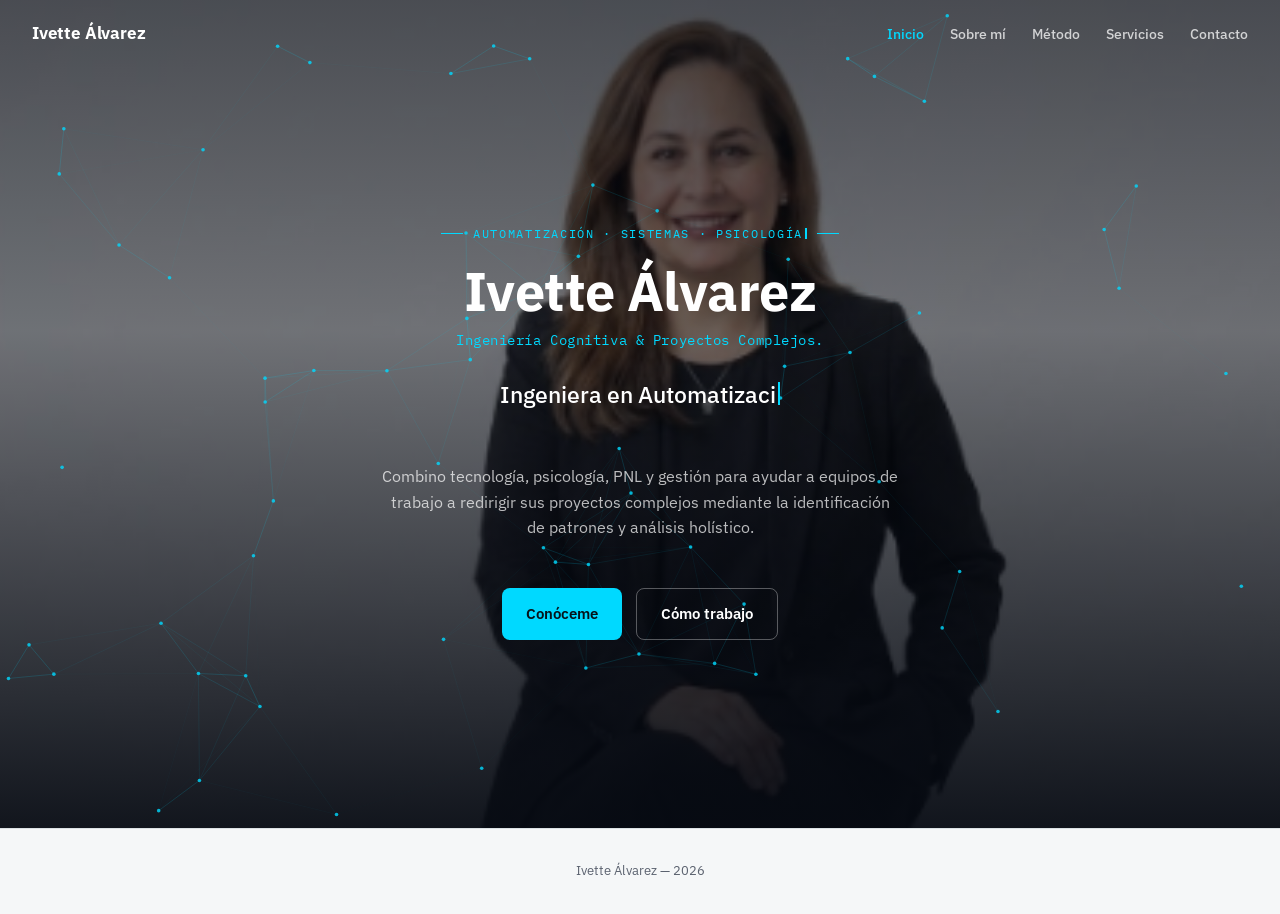
<file: index.html>
<!doctype html>
<html lang="es">
<head>
<meta charset="utf-8">
<meta name="viewport" content="width=device-width, initial-scale=1">
<title>Ivette Álvarez</title>
<link rel="stylesheet" href="style.css">
<link rel="stylesheet" href="https://fonts.googleapis.com/css2?family=IBM+Plex+Sans:wght@400;500;600;700&family=IBM+Plex+Mono:wght@400;500;600&display=swap">
<style>
  html,body{margin:0; padding:0;}

  .hero{
    position:relative;
    min-height:92vh;
    overflow:hidden;
    display:flex;
    flex-direction:column;
    background:#080b11;
  }
  .hero-photo{
    position:absolute; inset:0;
    width:100%; height:100%;
    object-fit:cover; object-position:center 12%;
    opacity:.62;
  }
  .hero-overlay{
    position:absolute; inset:0;
    background:linear-gradient(180deg, rgba(6,10,18,.55) 0%, rgba(6,10,18,.3) 40%, rgba(6,10,18,.92) 100%);
  }
  #network{position:absolute; inset:0; width:100%; height:100%; display:block;}

  .hero-nav{
    position:relative; z-index:3;
    display:flex; align-items:center; justify-content:space-between;
    padding:20px 32px;
  }
  .hero-nav .brand{
    font-family:'IBM Plex Sans', sans-serif; font-weight:700; font-size:17px;
    color:#fff; text-decoration:none; letter-spacing:-.01em;
  }
  .hero-nav ul{list-style:none; display:flex; gap:26px; margin:0; padding:0;}
  .hero-nav a{color:rgba(255,255,255,.75); text-decoration:none; font-size:14px; font-weight:500;}
  .hero-nav a.active, .hero-nav a:hover{color:#00D9FF;}

  .hero-content{
    position:relative; z-index:2;
    flex:1;
    display:flex; flex-direction:column; align-items:center; justify-content:center;
    text-align:center;
    padding:32px 24px 64px;
    color:#fff;
  }
  .hero-content .eyebrow{
    font-family:'IBM Plex Mono', monospace; font-size:12px; letter-spacing:.14em; text-transform:uppercase;
    color:#00D9FF; display:flex; align-items:center; gap:10px; margin-bottom:20px;
  }
  .hero-content .eyebrow::before, .hero-content .eyebrow::after{content:""; width:22px; height:1px; background:#00D9FF; display:inline-block;}

  .hero-name{
    font-family:'IBM Plex Sans', sans-serif; font-weight:700; color:#fff;
    font-size:clamp(34px,5.5vw,54px); line-height:1.05; letter-spacing:-.01em; margin:0;
  }
  .hero-tagline{
    font-family:'IBM Plex Mono', monospace; font-size:14px; color:#00D9FF;
    margin:10px 0 26px; letter-spacing:.04em;
  }

  .hero-type{
    font-family:'IBM Plex Sans', sans-serif; font-weight:500; color:#fff;
    font-size:clamp(18px,2.4vw,23px); line-height:1.4; min-height:2.8em; max-width:30ch;
  }
  .hero-type .cursor{display:inline-block; width:2px; height:1em; background:#00D9FF; margin-left:2px; vertical-align:-2px; animation:blink 0.9s steps(1) infinite;}
  @keyframes blink{50%{opacity:0;}}

  .hero-desc{
    font-size:15.5px; color:rgba(255,255,255,.72); max-width:52ch; margin-top:22px; line-height:1.65;
  }

  .hero-cta{display:flex; gap:14px; margin-top:32px; flex-wrap:wrap; justify-content:center;}
  .hero-cta .btn{
    display:inline-flex; align-items:center; gap:8px;
    background:#00D9FF; color:#06131a;
    padding:13px 24px; border-radius:8px;
    text-decoration:none; font-weight:600; font-size:14.5px;
  }
  .hero-cta .btn.secondary{background:transparent; color:#fff; border:1px solid rgba(255,255,255,.32);}

  main{max-width:800px; margin:0 auto; padding:64px 24px 96px;}

  @media (max-width:640px){
    .hero-nav ul{gap:14px;}
    .hero-nav{padding:16px 18px;}
  }
</style>
</head>
<body>

<header class="hero">
  <img class="hero-photo" src="[data-uri]" alt="Ivette Álvarez, retrato profesional">
  <div class="hero-overlay"></div>
  <canvas id="network"></canvas>

  <nav class="hero-nav">
    <a class="brand" href="index.html">Ivette Álvarez</a>
    <ul>
      <li><a href="index.html" class="active">Inicio</a></li>
      <li><a href="sobre-mi.html">Sobre mí</a></li>
      <li><a href="metodo.html">Método</a></li>
      <li><a href="servicios.html">Servicios</a></li>
      <li><a href="contacto.html">Contacto</a></li>
    </ul>
  </nav>

  <div class="hero-content">
    <span class="eyebrow">Automatización · Sistemas · Psicología · PNL</span>
    <h1 class="hero-name">Ivette Álvarez</h1>
    <div class="hero-tagline">Ingeniería Cognitiva & Proyectos Complejos.</div>

    <div class="hero-type" id="typeTarget"></div>

    <p class="hero-desc">Combino tecnología, psicología, PNL y gestión para ayudar a equipos de trabajo a redirigir sus proyectos complejos mediante la identificación de patrones y análisis holístico.</p>

    <div class="hero-cta">
      <a class="btn" href="sobre-mi.html">Conóceme</a>
      <a class="btn secondary" href="metodo.html">Cómo trabajo</a>
    </div>
  </div>
</header>

<footer class="site">Ivette Álvarez — 2026</footer>

<script>
(function(){
  var canvas = document.getElementById('network');
  var ctx = canvas.getContext('2d');
  var hero = document.querySelector('.hero');
  var reduceMotion = window.matchMedia('(prefers-reduced-motion: reduce)').matches;
  var W, H, nodes;

  function size(){
    W = canvas.width = hero.clientWidth;
    H = canvas.height = hero.clientHeight;
  }
  function makeNodes(){
    var count = Math.max(40, Math.min(120, Math.floor((W*H)/16000)));
    nodes = [];
    for(var i=0;i<count;i++){
      nodes.push({x:Math.random()*W, y:Math.random()*H, vx:(Math.random()-0.5)*0.35, vy:(Math.random()-0.5)*0.35});
    }
  }
  function step(){
    ctx.clearRect(0,0,W,H);
    var linkDist = Math.min(160, W*0.14);
    for(var i=0;i<nodes.length;i++){
      var n = nodes[i];
      if(!reduceMotion){
        n.x += n.vx; n.y += n.vy;
        if(n.x < 0 || n.x > W) n.vx *= -1;
        if(n.y < 0 || n.y > H) n.vy *= -1;
      }
    }
    for(var i=0;i<nodes.length;i++){
      for(var j=i+1;j<nodes.length;j++){
        var a = nodes[i], b = nodes[j];
        var dx = a.x-b.x, dy = a.y-b.y;
        var dist = Math.sqrt(dx*dx+dy*dy);
        if(dist < linkDist){
          ctx.strokeStyle = 'rgba(0,217,255,' + (0.22*(1-dist/linkDist)) + ')';
          ctx.lineWidth = 1;
          ctx.beginPath(); ctx.moveTo(a.x,a.y); ctx.lineTo(b.x,b.y); ctx.stroke();
        }
      }
    }
    for(var i=0;i<nodes.length;i++){
      ctx.fillStyle = 'rgba(0,217,255,0.8)';
      ctx.beginPath(); ctx.arc(nodes[i].x, nodes[i].y, 1.8, 0, Math.PI*2); ctx.fill();
    }
    if(!reduceMotion) requestAnimationFrame(step);
  }
  window.addEventListener('resize', function(){ size(); makeNodes(); if(reduceMotion) step(); });
  size(); makeNodes(); step();
})();

(function(){
  var text = "Ingeniera en Automatización, TI, Inteligencia Artificial, Psicóloga en formación.";
  var target = document.getElementById('typeTarget');
  var reduceMotion = window.matchMedia('(prefers-reduced-motion: reduce)').matches;
  if(reduceMotion){ target.textContent = text; return; }
  var i = 0;
  var span = document.createElement('span');
  var cursor = document.createElement('span');
  cursor.className = 'cursor';
  target.appendChild(span);
  target.appendChild(cursor);
  function tick(){
    if(i <= text.length){
      span.textContent = text.slice(0, i);
      i++;
      setTimeout(tick, 32);
    }
  }
  setTimeout(tick, 500);
})();
</script>

<script src="type.js" defer></script>
</body>
</html>
</file>
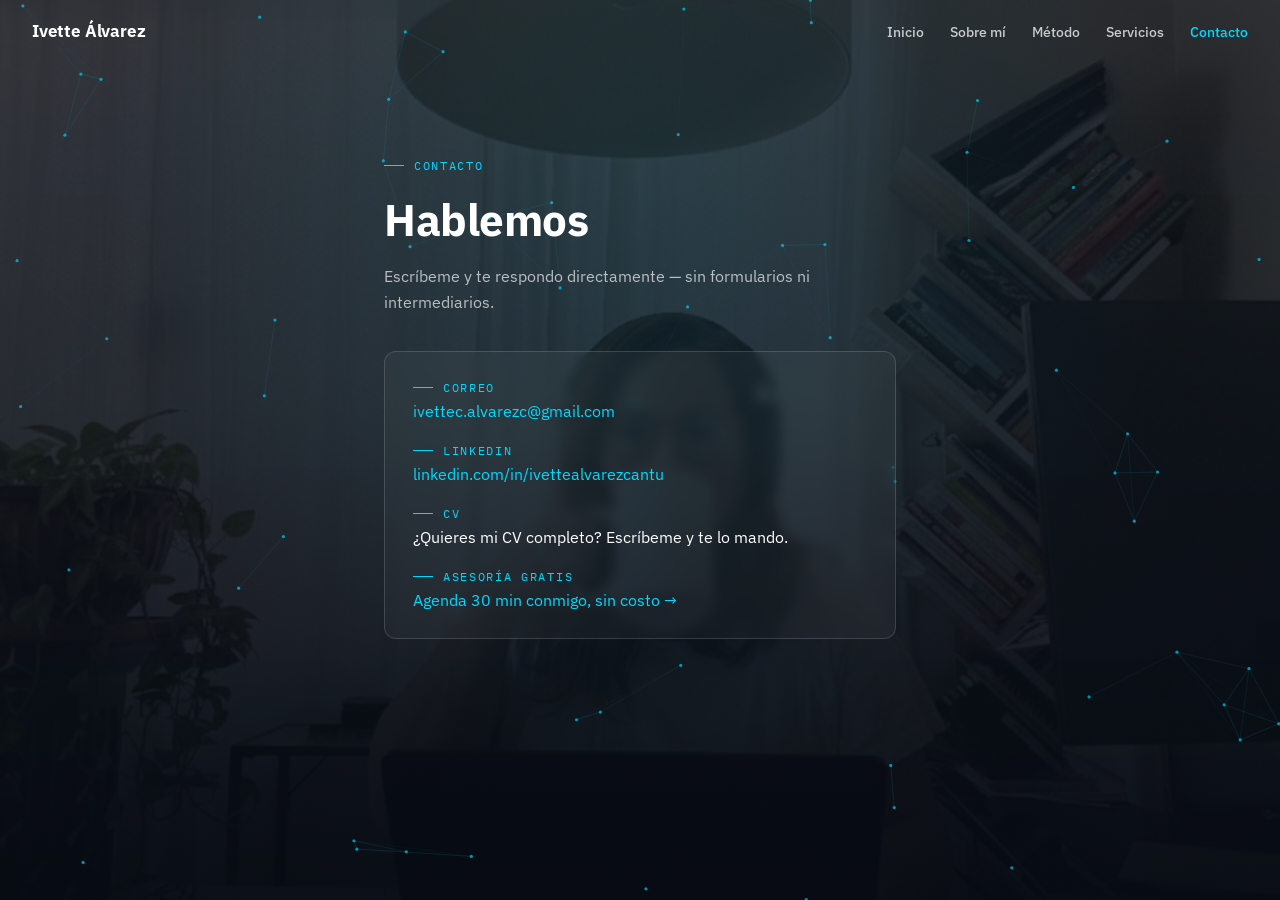
<file: contacto.html>
<!doctype html>
<html lang="es">
<head>
<meta charset="utf-8">
<meta name="viewport" content="width=device-width, initial-scale=1">
<title>Contacto — Ivette Álvarez</title>
<link rel="stylesheet" href="https://fonts.googleapis.com/css2?family=IBM+Plex+Sans:wght@400;500;600;700&family=IBM+Plex+Mono:wght@400;500;600&display=swap">
<style>
  *{box-sizing:border-box;}
  html,body{margin:0; padding:0;}
  body{
    min-height:100vh;
    background:#080b11;
    font-family:'IBM Plex Sans', ui-sans-serif, system-ui, sans-serif;
    color:#fff;
    position:relative;
    overflow-x:hidden;
  }
  .page-photo{
    position:fixed; inset:0; width:100%; height:100%;
    object-fit:cover; object-position:center 20%;
    opacity:.42; z-index:0;
  }
  .page-overlay{
    position:fixed; inset:0; z-index:0;
    background:
      radial-gradient(ellipse at 50% 20%, rgba(0,217,255,.08), transparent 60%),
      linear-gradient(180deg, rgba(6,10,18,.55) 0%, rgba(6,10,18,.65) 45%, rgba(6,10,18,.93) 100%);
  }
  #network{position:fixed; inset:0; width:100%; height:100%; display:block; z-index:1;}

  nav.dark-nav{
    position:relative; z-index:3;
    display:flex; align-items:center; justify-content:space-between;
    padding:20px 32px;
  }
  nav.dark-nav .brand{
    font-family:'IBM Plex Sans', sans-serif; font-weight:700; font-size:17px;
    color:#fff; text-decoration:none; letter-spacing:-.01em;
  }
  nav.dark-nav ul{list-style:none; display:flex; gap:26px; margin:0; padding:0;}
  nav.dark-nav a{color:rgba(255,255,255,.75); text-decoration:none; font-size:14px; font-weight:500;}
  nav.dark-nav a.active, nav.dark-nav a:hover{color:#00D9FF;}

  main{
    position:relative; z-index:2;
    max-width:560px; margin:0 auto;
    padding:96px 24px 120px;
  }
  .eyebrow{
    font-family:'IBM Plex Mono', monospace; font-size:12px; letter-spacing:.14em; text-transform:uppercase;
    color:#00D9FF; display:flex; align-items:center; gap:10px; margin-bottom:18px;
  }
  .eyebrow::before{content:""; width:20px; height:1px; background:#00D9FF; display:inline-block;}
  .eyebrow .type-cursor{display:inline-block; width:2px; height:.9em; background:currentColor; margin-left:2px; vertical-align:-1px; animation:eyebrow-blink .9s steps(1) infinite;}
  @keyframes eyebrow-blink{50%{opacity:0;}}
  h1{
    font-family:'IBM Plex Sans', sans-serif; font-weight:700; letter-spacing:-.01em;
    font-size:clamp(32px,5vw,44px); margin:0;
  }
  main > p.lead{
    font-size:16px; color:rgba(255,255,255,.68); max-width:50ch; margin-top:16px; line-height:1.6;
  }
  .card{
    margin-top:36px;
    background:rgba(255,255,255,.04);
    border:1px solid rgba(255,255,255,.14);
    border-radius:12px;
    padding:28px;
    display:flex; flex-direction:column; gap:22px;
    backdrop-filter:blur(6px);
  }
  .card .field p{margin:0; font-size:16px;}
  .card .field a{color:#00D9FF; text-decoration:none;}
  .card .field a:hover{text-decoration:underline;}
  .card .field .pending{color:rgba(255,255,255,.5);}
</style>
</head>
<body>

<img class="page-photo" src="[data-uri]" alt="Ivette Álvarez trabajando">
<div class="page-overlay"></div>
<canvas id="network"></canvas>

<nav class="dark-nav">
  <a class="brand" href="index.html">Ivette Álvarez</a>
  <ul>
    <li><a href="index.html">Inicio</a></li>
    <li><a href="sobre-mi.html">Sobre mí</a></li>
    <li><a href="metodo.html">Método</a></li>
    <li><a href="servicios.html">Servicios</a></li>
    <li><a href="contacto.html" class="active">Contacto</a></li>
  </ul>
</nav>

<main>
  <span class="eyebrow">Contacto</span>
  <h1>Hablemos</h1>
  <p class="lead">Escríbeme y te respondo directamente — sin formularios ni intermediarios.</p>

  <div class="card">
    <div class="field">
      <span class="eyebrow" style="margin-bottom:6px;">Correo</span>
      <p><a href="mailto:ivettec.alvarezc@gmail.com">ivettec.alvarezc@gmail.com</a></p>
    </div>
    <div class="field">
      <span class="eyebrow" style="margin-bottom:6px;">LinkedIn</span>
      <p><a href="https://www.linkedin.com/in/ivettealvarezcantu/" target="_blank" rel="noopener">linkedin.com/in/ivettealvarezcantu</a></p>
    </div>
    <div class="field">
      <span class="eyebrow" style="margin-bottom:6px;">CV</span>
      <p>¿Quieres mi CV completo? Escríbeme y te lo mando.</p>
    </div>
    <div class="field">
      <span class="eyebrow" style="margin-bottom:6px;">Asesoría gratis</span>
      <p><a href="https://calendly.com/ivettec-alvarezc/new-meeting" target="_blank" rel="noopener">Agenda 30 min conmigo, sin costo →</a></p>
    </div>
  </div>
</main>

<script>
(function(){
  var canvas = document.getElementById('network');
  var ctx = canvas.getContext('2d');
  var reduceMotion = window.matchMedia('(prefers-reduced-motion: reduce)').matches;
  var W, H, nodes;

  function size(){
    W = canvas.width = window.innerWidth;
    H = canvas.height = window.innerHeight;
  }
  function makeNodes(){
    var count = Math.max(40, Math.min(110, Math.floor((W*H)/18000)));
    nodes = [];
    for(var i=0;i<count;i++){
      nodes.push({x:Math.random()*W, y:Math.random()*H, vx:(Math.random()-0.5)*0.3, vy:(Math.random()-0.5)*0.3});
    }
  }
  function step(){
    ctx.clearRect(0,0,W,H);
    var linkDist = Math.min(150, W*0.12);
    for(var i=0;i<nodes.length;i++){
      var n = nodes[i];
      if(!reduceMotion){
        n.x += n.vx; n.y += n.vy;
        if(n.x < 0 || n.x > W) n.vx *= -1;
        if(n.y < 0 || n.y > H) n.vy *= -1;
      }
    }
    for(var i=0;i<nodes.length;i++){
      for(var j=i+1;j<nodes.length;j++){
        var a = nodes[i], b = nodes[j];
        var dx = a.x-b.x, dy = a.y-b.y;
        var dist = Math.sqrt(dx*dx+dy*dy);
        if(dist < linkDist){
          ctx.strokeStyle = 'rgba(0,217,255,' + (0.16*(1-dist/linkDist)) + ')';
          ctx.lineWidth = 1;
          ctx.beginPath(); ctx.moveTo(a.x,a.y); ctx.lineTo(b.x,b.y); ctx.stroke();
        }
      }
    }
    for(var i=0;i<nodes.length;i++){
      ctx.fillStyle = 'rgba(0,217,255,0.65)';
      ctx.beginPath(); ctx.arc(nodes[i].x, nodes[i].y, 1.6, 0, Math.PI*2); ctx.fill();
    }
    if(!reduceMotion) requestAnimationFrame(step);
  }
  window.addEventListener('resize', function(){ size(); makeNodes(); if(reduceMotion) step(); });
  size(); makeNodes(); step();
})();
</script>

<script src="type.js" defer></script>
</body>
</html>
</file>
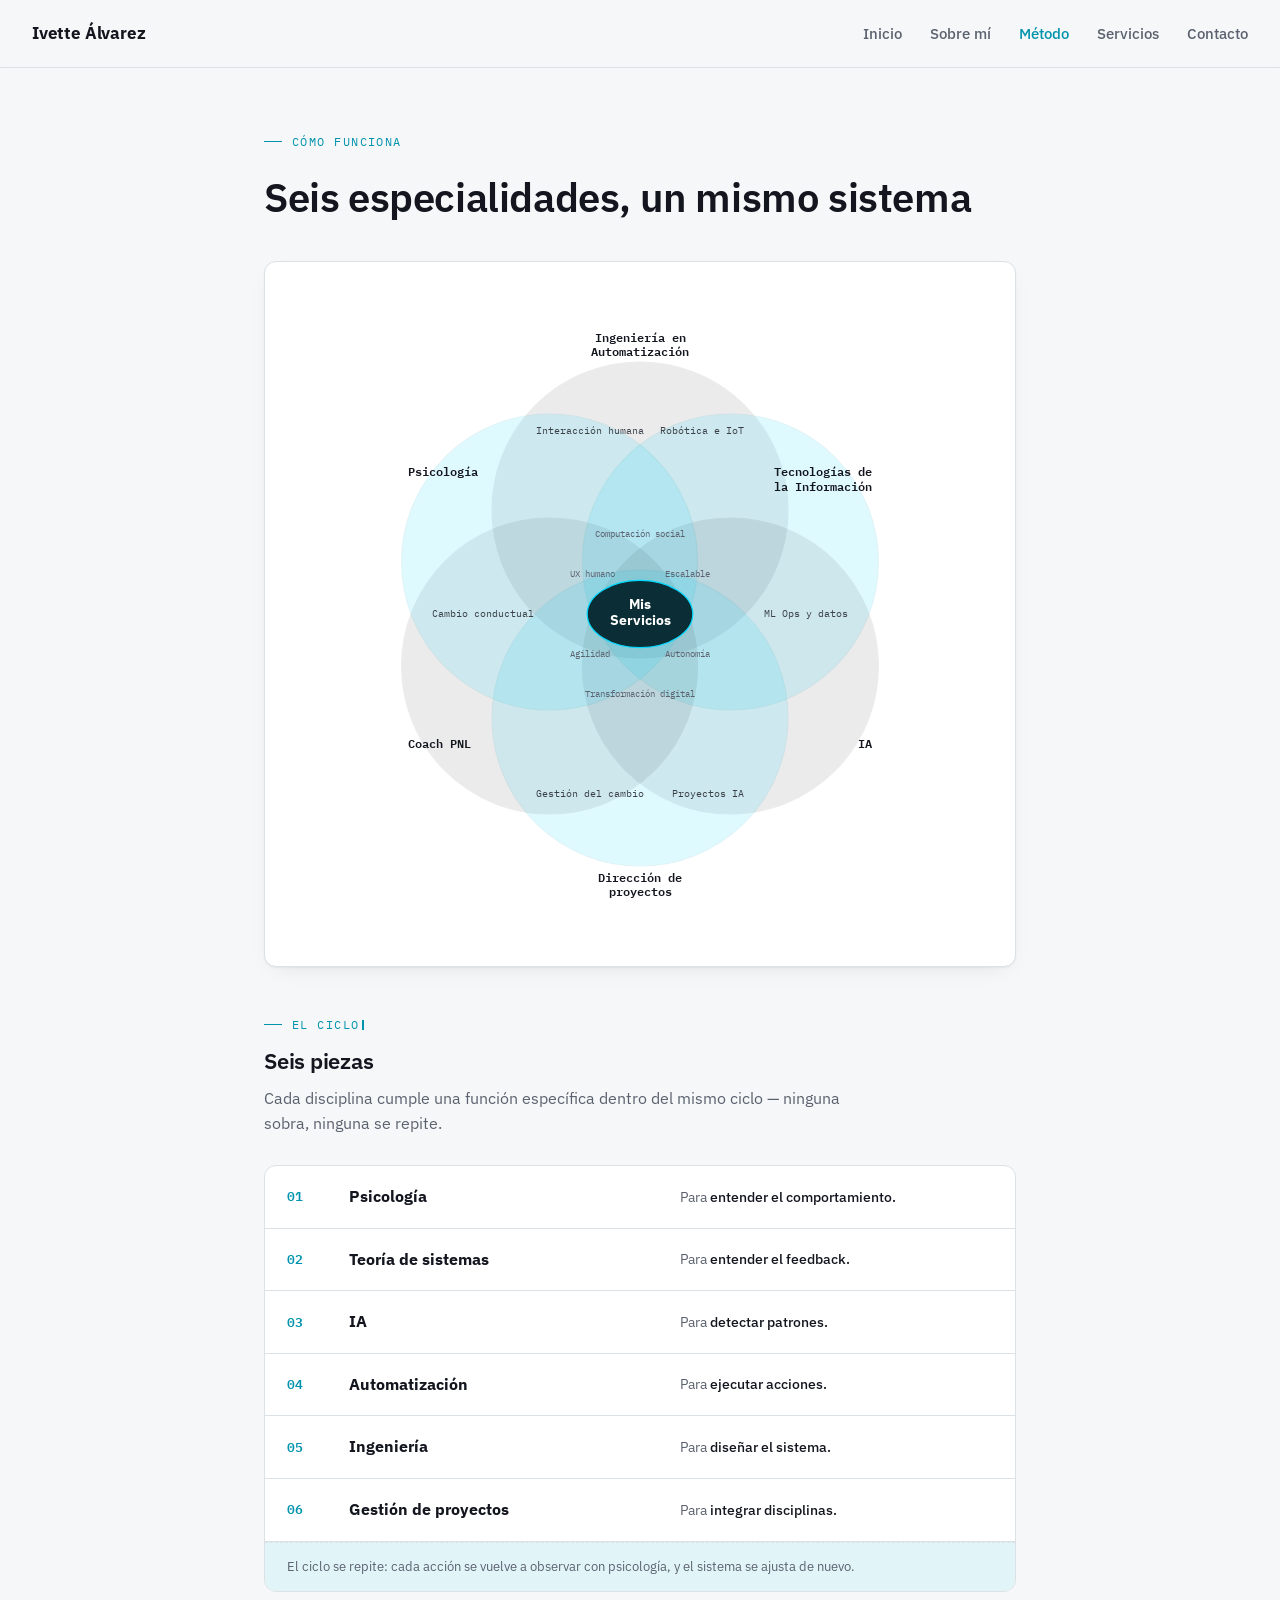
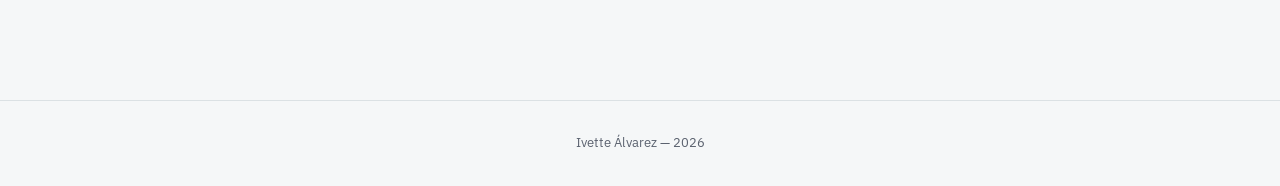
<file: metodo.html>
<!doctype html>
<html lang="es">
<head>
<meta charset="utf-8">
<meta name="viewport" content="width=device-width, initial-scale=1">
<title>Método — Ivette Álvarez</title>
<link rel="stylesheet" href="style.css">
<link rel="stylesheet" href="https://fonts.googleapis.com/css2?family=IBM+Plex+Sans:wght@400;500;600;700&family=IBM+Plex+Mono:wght@400;500;600&display=swap">
<style>
  .loop{
    display:flex; flex-direction:column; gap:0;
    border:1px solid var(--line);
    border-radius:12px;
    overflow:hidden;
    background:var(--paper-raised);
    margin:28px 0 12px;
  }
  .loop-item{
    display:grid;
    grid-template-columns:44px 1fr 1fr;
    gap:18px;
    align-items:center;
    padding:18px 22px;
    border-bottom:1px solid var(--line);
  }
  .loop-item:last-child{border-bottom:none;}
  .loop-item .n{
    font-family:'IBM Plex Mono', monospace;
    font-size:13px; color:var(--accent);
    font-weight:600;
  }
  .loop-item .disc{
    font-family:'IBM Plex Sans', sans-serif;
    font-weight:700;
    font-size:16px;
  }
  .loop-item .fn{
    font-size:14px;
    color:var(--ink-muted);
  }
  .loop-item .fn b{color:var(--ink); font-weight:500;}
  .loop-note{
    font-size:13px; color:var(--ink-muted);
    padding:14px 22px;
    background:var(--accent-soft);
    border-top:1px dashed var(--line);
  }
  .venn-block{
    background:var(--paper-raised);
    border:1px solid var(--line);
    border-radius:12px;
    padding:24px;
    box-shadow:var(--shadow);
    margin:28px 0 8px;
  }
  .venn-block svg{width:100%; height:auto; display:block; max-width:640px; margin:0 auto;}
  .venn-block{padding:20px;}
  @media (min-width:640px){ .venn-block{padding:32px;} }
  @media (max-width:600px){
    .loop-item{grid-template-columns:28px 1fr; row-gap:4px;}
    .loop-item .fn{grid-column:2;}
  }
  @media (prefers-color-scheme: dark){
    .venn-circle-dark{fill:#EDEFF2; opacity:0.09; stroke:#EDEFF2;}
    .venn-circle-cyan{opacity:0.16;}
    .venn-label{fill:#EDEFF2;}
    .venn-label-mid{fill:#B7BFC8;}
    .venn-label-inner{fill:#98A1AC;}
  }
</style>
</head>
<body>

<nav class="site">
  <a class="brand" href="index.html">Ivette Álvarez</a>
  <ul>
    <li><a href="index.html">Inicio</a></li>
    <li><a href="sobre-mi.html">Sobre mí</a></li>
    <li><a href="metodo.html" class="active">Método</a></li>
    <li><a href="servicios.html">Servicios</a></li>
    <li><a href="contacto.html">Contacto</a></li>
  </ul>
</nav>

<main>
  <span class="eyebrow">Cómo funciona</span>
  <h1 style="font-size:clamp(30px,4.5vw,40px); font-weight:600; margin-top:14px; margin-bottom:32px;">Seis especialidades, un mismo sistema</h1>

  <div class="venn-block">
    <svg viewBox="0 0 800 800" role="img" aria-label="Mapa interdisciplinario: seis disciplinas superpuestas — Ingeniería en Automatización, Tecnologías de la Información, IA, Dirección de proyectos, Coach PNL y Psicología — con sus combinaciones y, al centro, un enlace a Mis Servicios">
      <circle cx="400" cy="270" r="185" fill="#14161F" opacity="0.08" stroke="#14161F" stroke-width="1.5" class="venn-circle-dark"/>
      <circle cx="513" cy="335" r="185" fill="#00D9FF" opacity="0.12" stroke="#00A8C4" stroke-width="1.5" class="venn-circle-cyan"/>
      <circle cx="513" cy="465" r="185" fill="#14161F" opacity="0.08" stroke="#14161F" stroke-width="1.5" class="venn-circle-dark"/>
      <circle cx="400" cy="530" r="185" fill="#00D9FF" opacity="0.12" stroke="#00A8C4" stroke-width="1.5" class="venn-circle-cyan"/>
      <circle cx="287" cy="465" r="185" fill="#14161F" opacity="0.08" stroke="#14161F" stroke-width="1.5" class="venn-circle-dark"/>
      <circle cx="287" cy="335" r="185" fill="#00D9FF" opacity="0.12" stroke="#00A8C4" stroke-width="1.5" class="venn-circle-cyan"/>

      <!-- disciplinas (anillo exterior) -->
      <text x="400" y="60" text-anchor="middle" font-family="IBM Plex Mono, monospace" font-size="15" font-weight="600" fill="#14161F" class="venn-label">Ingeniería en</text>
      <text x="400" y="78" text-anchor="middle" font-family="IBM Plex Mono, monospace" font-size="15" font-weight="600" fill="#14161F" class="venn-label">Automatización</text>

      <text x="690" y="228" text-anchor="end" font-family="IBM Plex Mono, monospace" font-size="15" font-weight="600" fill="#14161F" class="venn-label">Tecnologías de</text>
      <text x="690" y="246" text-anchor="end" font-family="IBM Plex Mono, monospace" font-size="15" font-weight="600" fill="#14161F" class="venn-label">la Información</text>

      <text x="690" y="568" text-anchor="end" font-family="IBM Plex Mono, monospace" font-size="15" font-weight="600" fill="#14161F" class="venn-label">IA</text>

      <text x="400" y="735" text-anchor="middle" font-family="IBM Plex Mono, monospace" font-size="15" font-weight="600" fill="#14161F" class="venn-label">Dirección de</text>
      <text x="400" y="753" text-anchor="middle" font-family="IBM Plex Mono, monospace" font-size="15" font-weight="600" fill="#14161F" class="venn-label">proyectos</text>

      <text x="110" y="568" text-anchor="start" font-family="IBM Plex Mono, monospace" font-size="15" font-weight="600" fill="#14161F" class="venn-label">Coach PNL</text>

      <text x="110" y="228" text-anchor="start" font-family="IBM Plex Mono, monospace" font-size="15" font-weight="600" fill="#14161F" class="venn-label">Psicología</text>

      <!-- combinaciones de dos disciplinas (anillo medio) -->
      <text x="530" y="175" text-anchor="end" font-family="IBM Plex Mono, monospace" font-size="12.5" fill="#3A4048" class="venn-label-mid">Robótica e IoT</text>

      <text x="660" y="404" text-anchor="end" font-family="IBM Plex Mono, monospace" font-size="12.5" fill="#3A4048" class="venn-label-mid">ML Ops y datos</text>

      <text x="530" y="629" text-anchor="end" font-family="IBM Plex Mono, monospace" font-size="12.5" fill="#3A4048" class="venn-label-mid">Proyectos IA</text>

      <text x="270" y="629" text-anchor="start" font-family="IBM Plex Mono, monospace" font-size="12.5" fill="#3A4048" class="venn-label-mid">Gestión del cambio</text>

      <text x="140" y="404" text-anchor="start" font-family="IBM Plex Mono, monospace" font-size="12.5" fill="#3A4048" class="venn-label-mid">Cambio conductual</text>

      <text x="270" y="175" text-anchor="start" font-family="IBM Plex Mono, monospace" font-size="12.5" fill="#3A4048" class="venn-label-mid">Interacción humana</text>

      <!-- combinaciones de tres disciplinas (anillo interior) -->
      <text x="400" y="304" text-anchor="middle" font-family="IBM Plex Mono, monospace" font-size="11.5" fill="#5B626F" class="venn-label-inner">Computación social</text>

      <text x="487" y="354" text-anchor="end" font-family="IBM Plex Mono, monospace" font-size="11.5" fill="#5B626F" class="venn-label-inner">Escalable</text>

      <text x="487" y="454" text-anchor="end" font-family="IBM Plex Mono, monospace" font-size="11.5" fill="#5B626F" class="venn-label-inner">Autonomía</text>

      <text x="400" y="504" text-anchor="middle" font-family="IBM Plex Mono, monospace" font-size="11.5" fill="#5B626F" class="venn-label-inner">Transformación digital</text>

      <text x="313" y="454" text-anchor="start" font-family="IBM Plex Mono, monospace" font-size="11.5" fill="#5B626F" class="venn-label-inner">Agilidad</text>

      <text x="313" y="354" text-anchor="start" font-family="IBM Plex Mono, monospace" font-size="11.5" fill="#5B626F" class="venn-label-inner">UX humano</text>

      <!-- centro -->
      <a href="servicios.html">
        <ellipse cx="400" cy="400" rx="66" ry="42" fill="#0B2E36"/>
        <ellipse cx="400" cy="400" rx="66" ry="42" fill="none" stroke="#00D9FF" stroke-width="1.5"/>
        <text x="400" y="394" text-anchor="middle" font-family="IBM Plex Sans, sans-serif" font-size="18" font-weight="700" fill="#FFFFFF">Mis</text>
        <text x="400" y="414" text-anchor="middle" font-family="IBM Plex Sans, sans-serif" font-size="18" font-weight="700" fill="#FFFFFF">Servicios</text>
      </a>
    </svg>
  </div>

  <span class="eyebrow" style="margin-top:48px;">El ciclo</span>
  <h2 style="font-size:22px; font-weight:600; margin-top:8px;">Seis piezas</h2>
  <p style="font-size:16px; color:var(--ink-muted); max-width:60ch; margin-top:8px;">
    Cada disciplina cumple una función específica dentro del mismo ciclo — ninguna sobra, ninguna se repite.
  </p>

  <div class="loop">
    <div class="loop-item">
      <span class="n">01</span>
      <span class="disc">Psicología</span>
      <span class="fn">Para <b>entender el comportamiento.</b></span>
    </div>
    <div class="loop-item">
      <span class="n">02</span>
      <span class="disc">Teoría de sistemas</span>
      <span class="fn">Para <b>entender el feedback.</b></span>
    </div>
    <div class="loop-item">
      <span class="n">03</span>
      <span class="disc">IA</span>
      <span class="fn">Para <b>detectar patrones.</b></span>
    </div>
    <div class="loop-item">
      <span class="n">04</span>
      <span class="disc">Automatización</span>
      <span class="fn">Para <b>ejecutar acciones.</b></span>
    </div>
    <div class="loop-item">
      <span class="n">05</span>
      <span class="disc">Ingeniería</span>
      <span class="fn">Para <b>diseñar el sistema.</b></span>
    </div>
    <div class="loop-item">
      <span class="n">06</span>
      <span class="disc">Gestión de proyectos</span>
      <span class="fn">Para <b>integrar disciplinas.</b></span>
    </div>
    <div class="loop-note">El ciclo se repite: cada acción se vuelve a observar con psicología, y el sistema se ajusta de nuevo.</div>
  </div>
</main>

<footer class="site">Ivette Álvarez — 2026</footer>

<script src="type.js" defer></script>
</body>
</html>
</file>
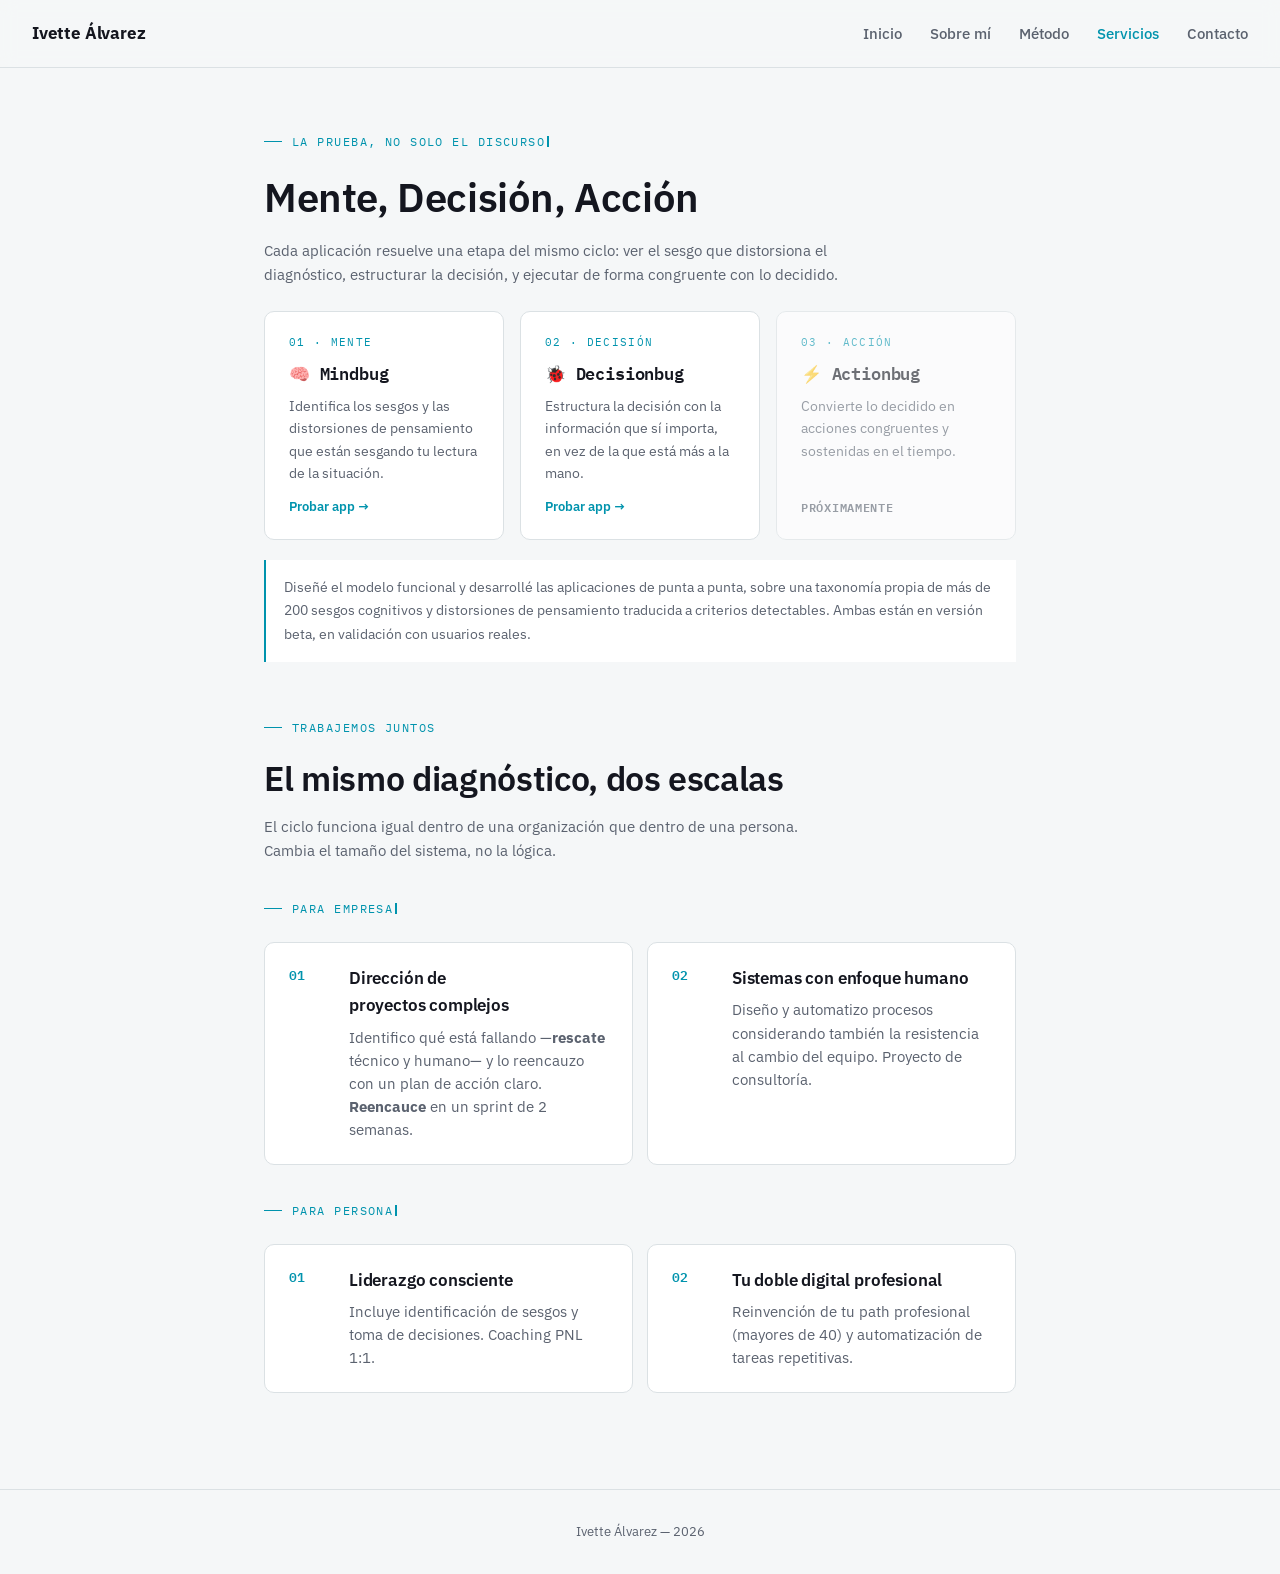
<file: servicios.html>
<!doctype html>
<html lang="es">
<head>
<meta charset="utf-8">
<meta name="viewport" content="width=device-width, initial-scale=1">
<title>Servicios — Ivette Álvarez</title>
<link rel="stylesheet" href="style.css">
<link rel="stylesheet" href="https://fonts.googleapis.com/css2?family=IBM+Plex+Sans:wght@400;500;600;700&family=IBM+Plex+Mono:wght@400;500;600&display=swap">
<style>
  .services{display:grid; grid-template-columns:repeat(2,1fr); gap:14px; margin-top:24px;}
  .service{
    background:var(--paper-raised);
    border:1px solid var(--line);
    border-radius:10px;
    padding:22px 24px;
    display:grid;
    grid-template-columns:44px 1fr;
    gap:16px;
    align-items:start;
  }
  .service .num{font-family:'IBM Plex Mono', monospace; font-size:13px; color:var(--accent); font-weight:600;}
  .service h3{font-size:17px; font-weight:600; margin-bottom:6px;}
  .service p{margin:0; font-size:14.5px; color:var(--ink-muted);}

  .apps{display:grid; grid-template-columns:repeat(3,1fr); gap:16px; margin-top:24px;}
  .app{
    background:var(--paper-raised);
    border:1px solid var(--line);
    border-radius:10px;
    padding:22px 24px;
    display:flex; flex-direction:column;
  }
  .app.soon{opacity:.6;}
  .app .stage{
    font-family:'IBM Plex Mono', monospace; font-size:11px; letter-spacing:.12em;
    text-transform:uppercase; color:var(--accent); margin-bottom:8px;
  }
  .app h3{font-size:17px; font-weight:600; margin-bottom:8px; font-family:'IBM Plex Mono', monospace;}
  .app p{margin:0; font-size:14px; color:var(--ink-muted); flex:1;}
  .app a.try{display:inline-block; margin-top:12px; font-size:13px; font-weight:600; color:var(--accent); text-decoration:none;}
  .app a.try:hover{text-decoration:underline;}
  .app .soon-badge{
    display:inline-block; margin-top:12px; font-size:12px; font-weight:600;
    color:var(--ink-muted); font-family:'IBM Plex Mono', monospace;
    letter-spacing:.06em; text-transform:uppercase;
  }
  .proof-note{
    margin-top:20px; padding:16px 18px;
    border-left:2px solid var(--accent);
    background:var(--paper-raised);
    font-size:14px; color:var(--ink-muted); line-height:1.65;
  }
  .track-intro{font-size:14.5px; color:var(--ink-muted); margin-top:10px; line-height:1.65; max-width:64ch;}
  @media (max-width:640px){
    .service{grid-template-columns:28px 1fr;}
    .services{grid-template-columns:1fr;}
    .apps{grid-template-columns:1fr;}
  }
</style>
</head>
<body>

<nav class="site">
  <a class="brand" href="index.html">Ivette Álvarez</a>
  <ul>
    <li><a href="index.html">Inicio</a></li>
    <li><a href="sobre-mi.html">Sobre mí</a></li>
    <li><a href="metodo.html">Método</a></li>
    <li><a href="servicios.html" class="active">Servicios</a></li>
    <li><a href="contacto.html">Contacto</a></li>
  </ul>
</nav>

<main>
  <span class="eyebrow">La prueba, no solo el discurso</span>
  <h1 style="font-size:clamp(30px,4.5vw,40px); font-weight:600; margin-top:14px;">Mente, Decisión, Acción</h1>
  <p class="track-intro">Cada aplicación resuelve una etapa del mismo ciclo: ver el sesgo que distorsiona el diagnóstico, estructurar la decisión, y ejecutar de forma congruente con lo decidido.</p>

  <div class="apps">
    <div class="app">
      <span class="stage">01 · Mente</span>
      <h3>🧠 Mindbug</h3>
      <p>Identifica los sesgos y las distorsiones de pensamiento que están sesgando tu lectura de la situación.</p>
      <a class="try" href="https://mindbug.streamlit.app" target="_blank" rel="noopener">Probar app →</a>
    </div>
    <div class="app">
      <span class="stage">02 · Decisión</span>
      <h3>🐞 Decisionbug</h3>
      <p>Estructura la decisión con la información que sí importa, en vez de la que está más a la mano.</p>
      <a class="try" href="https://decisionbug.streamlit.app" target="_blank" rel="noopener">Probar app →</a>
    </div>
    <div class="app soon">
      <span class="stage">03 · Acción</span>
      <h3>⚡ Actionbug</h3>
      <p>Convierte lo decidido en acciones congruentes y sostenidas en el tiempo.</p>
      <span class="soon-badge">Próximamente</span>
    </div>
  </div>

  <p class="proof-note">Diseñé el modelo funcional y desarrollé las aplicaciones de punta a punta, sobre una taxonomía propia de más de 200 sesgos cognitivos y distorsiones de pensamiento traducida a criterios detectables. Ambas están en versión beta, en validación con usuarios reales.</p>

  <span class="eyebrow" style="margin-top:56px;">Trabajemos juntos</span>
  <h2 style="font-size:clamp(26px,3.8vw,34px); font-weight:600; margin-top:14px;">El mismo diagnóstico, dos escalas</h2>
  <p class="track-intro">El ciclo funciona igual dentro de una organización que dentro de una persona. Cambia el tamaño del sistema, no la lógica.</p>

  <span class="eyebrow" style="margin-top:36px;">Para empresas</span>
  <div class="services">
    <div class="service">
      <span class="num">01</span>
      <div><h3>Dirección de proyectos complejos</h3><p>Identifico qué está fallando —<b>rescate</b> técnico y humano— y lo reencauzo con un plan de acción claro. <b>Reencauce</b> en un sprint de 2 semanas.</p></div>
    </div>
    <div class="service">
      <span class="num">02</span>
      <div><h3>Sistemas con enfoque humano</h3><p>Diseño y automatizo procesos considerando también la resistencia al cambio del equipo. Proyecto de consultoría.</p></div>
    </div>
  </div>

  <span class="eyebrow" style="margin-top:36px;">Para personas</span>
  <div class="services">
    <div class="service">
      <span class="num">01</span>
      <div><h3>Liderazgo consciente</h3><p>Incluye identificación de sesgos y toma de decisiones. Coaching PNL 1:1.</p></div>
    </div>
    <div class="service">
      <span class="num">02</span>
      <div><h3>Tu doble digital profesional</h3><p>Reinvención de tu path profesional (mayores de 40) y automatización de tareas repetitivas.</p></div>
    </div>
  </div>
</main>

<footer class="site">Ivette Álvarez — 2026</footer>

<script src="type.js" defer></script>
</body>
</html>
</file>
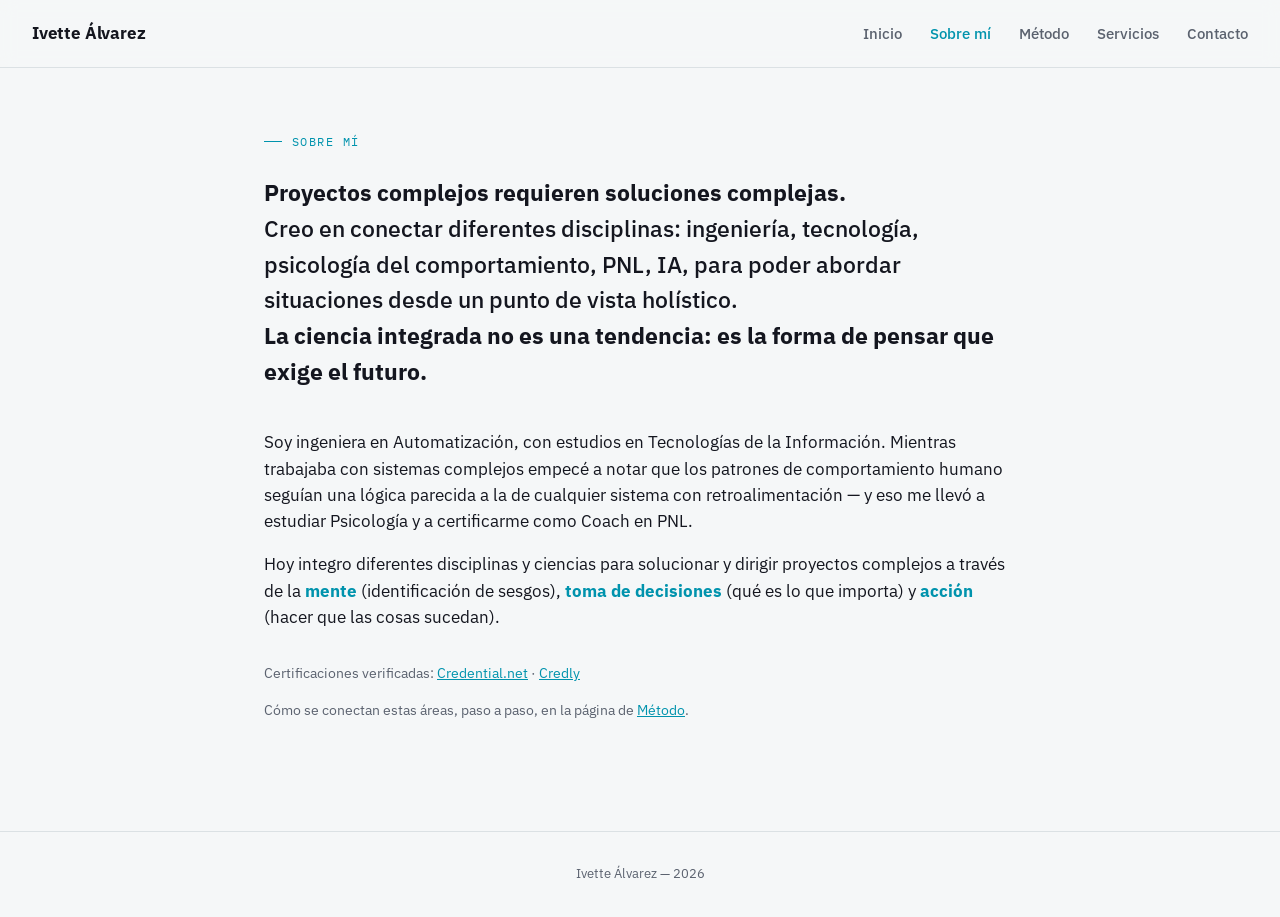
<file: sobre-mi.html>
<!doctype html>
<html lang="es">
<head>
<meta charset="utf-8">
<meta name="viewport" content="width=device-width, initial-scale=1">
<title>Sobre mí — Ivette Álvarez</title>
<link rel="stylesheet" href="style.css">
<link rel="stylesheet" href="https://fonts.googleapis.com/css2?family=IBM+Plex+Sans:wght@400;500;600;700&family=IBM+Plex+Mono:wght@400;500;600&display=swap">
<style>
  .greeting{
    font-family:'IBM Plex Sans', sans-serif;
    font-weight:500;
    font-size:clamp(19px,2.6vw,23px);
    line-height:1.55;
    color:var(--ink);
    margin:24px 0 40px;
  }
  .greeting b{font-weight:700;}
  .cy{color:var(--accent); font-weight:700;}
</style>
</head>
<body>

<nav class="site">
  <a class="brand" href="index.html">Ivette Álvarez</a>
  <ul>
    <li><a href="index.html">Inicio</a></li>
    <li><a href="sobre-mi.html" class="active">Sobre mí</a></li>
    <li><a href="metodo.html">Método</a></li>
    <li><a href="servicios.html">Servicios</a></li>
    <li><a href="contacto.html">Contacto</a></li>
  </ul>
</nav>

<main>
  <span class="eyebrow">Sobre mí</span>

  <p class="greeting"><b>Proyectos complejos requieren soluciones complejas.</b><br>
  Creo en conectar diferentes disciplinas: ingeniería, tecnología, psicología del comportamiento, PNL, IA, para poder abordar situaciones desde un punto de vista holístico.<br>
  <b>La ciencia integrada no es una tendencia: es la forma de pensar que exige el futuro.</b></p>

  <p style="font-size:16.5px;">
    Soy ingeniera en Automatización, con estudios en Tecnologías de la Información. Mientras trabajaba con sistemas complejos empecé a notar que los patrones de comportamiento humano seguían una lógica parecida a la de cualquier sistema con retroalimentación — y eso me llevó a estudiar Psicología y a certificarme como Coach en PNL.
  </p>
  <p style="font-size:16.5px;">
    Hoy integro diferentes disciplinas y ciencias para solucionar y dirigir proyectos complejos a través de la <span class="cy">mente</span> (identificación de sesgos), <span class="cy">toma de decisiones</span> (qué es lo que importa) y <span class="cy">acción</span> (hacer que las cosas sucedan).
  </p>

  <p style="font-size:14px; color:var(--ink-muted); margin-top:32px;">
    Certificaciones verificadas: <a href="https://www.credential.net/profile/ivettealvarezcant781152/wallet" target="_blank" rel="noopener">Credential.net</a> · <a href="https://www.credly.com/users/ivette-alvarez" target="_blank" rel="noopener">Credly</a>
  </p>

  <p style="font-size:14px; color:var(--ink-muted); margin-top:12px;">
    Cómo se conectan estas áreas, paso a paso, en la página de <a href="metodo.html">Método</a>.
  </p>
</main>

<footer class="site">Ivette Álvarez — 2026</footer>

<script src="type.js" defer></script>
</body>
</html>
</file>
<file: style.css>
:root{
  --paper:#F5F7F8;
  --paper-raised:#FFFFFF;
  --ink:#14161F;
  --ink-muted:#5B626F;
  --line:#DBE1E4;
  --accent:#0093AD;
  --accent-soft:#E1F5F9;
  --shadow: 0 1px 2px rgba(20,22,31,.05), 0 8px 24px -12px rgba(20,22,31,.12);
}
@media (prefers-color-scheme: dark){
  :root{
    --paper:#0E1013;
    --paper-raised:#181B20;
    --ink:#EDEFF2;
    --ink-muted:#98A1AC;
    --line:#2A2E35;
    --accent:#00D9FF;
    --accent-soft:#0D2B33;
    --shadow: 0 1px 2px rgba(0,0,0,.3), 0 12px 28px -14px rgba(0,0,0,.55);
  }
}
*{box-sizing:border-box;}
html{-webkit-text-size-adjust:100%;}
body{
  margin:0;
  background:var(--paper);
  color:var(--ink);
  font-family:'IBM Plex Sans', ui-sans-serif, system-ui, -apple-system, sans-serif;
  line-height:1.6;
  -webkit-font-smoothing:antialiased;
}
h1,h2,h3{
  font-family:'IBM Plex Sans', ui-sans-serif, system-ui, -apple-system, sans-serif;
  font-weight:700;
  letter-spacing:-.01em;
  text-wrap:balance;
  color:var(--ink);
  margin:0;
}
em{font-style:italic; color:var(--accent);}
a{color:var(--accent);}
.mono{font-family:'IBM Plex Mono', ui-monospace, SFMono-Regular, Menlo, monospace;}
.eyebrow{
  font-family:'IBM Plex Mono', ui-monospace, monospace;
  font-size:12px;
  letter-spacing:.12em;
  text-transform:uppercase;
  color:var(--accent);
  display:flex;
  align-items:center;
  gap:10px;
}
.eyebrow::before{content:""; width:18px; height:1px; background:var(--accent); display:inline-block;}
.eyebrow .type-cursor{display:inline-block; width:2px; height:.9em; background:currentColor; margin-left:2px; vertical-align:-1px; animation:eyebrow-blink .9s steps(1) infinite;}
@keyframes eyebrow-blink{50%{opacity:0;}}

/* ---------- Nav ---------- */
nav.site{
  position:sticky; top:0; z-index:10;
  display:flex; align-items:center; justify-content:space-between;
  padding:20px 32px;
  background:color-mix(in srgb, var(--paper) 88%, transparent);
  backdrop-filter:blur(8px);
  border-bottom:1px solid var(--line);
}
nav.site .brand{
  font-family:'IBM Plex Sans', sans-serif;
  font-weight:700;
  font-size:17px;
  letter-spacing:-.01em;
  color:var(--ink);
  text-decoration:none;
}
nav.site ul{
  list-style:none; display:flex; gap:28px; margin:0; padding:0;
}
nav.site a{
  color:var(--ink-muted);
  text-decoration:none;
  font-size:14.5px;
  font-weight:500;
}
nav.site a:hover, nav.site a.active{color:var(--accent);}

main{max-width:800px; margin:0 auto; padding:64px 24px 96px;}

footer.site{
  border-top:1px solid var(--line);
  padding:32px 24px;
  text-align:center;
  color:var(--ink-muted);
  font-size:13px;
}

/* ---------- Reusable blocks ---------- */
.pillars{display:grid; grid-template-columns:repeat(2,1fr); gap:16px;}
.pillar{
  background:var(--paper-raised);
  border:1px solid var(--line);
  border-radius:10px;
  padding:20px 22px;
}
.pillar .num{
  font-family:'IBM Plex Mono', monospace;
  font-size:12px; color:var(--accent); font-weight:600;
  display:block; margin-bottom:8px;
}
.pillar h3{font-size:16.5px; font-weight:600; margin-bottom:6px;}
.pillar p{margin:0; font-size:14px; color:var(--ink-muted);}

.card{
  background:var(--paper-raised);
  border:1px solid var(--line);
  border-radius:12px;
  padding:28px;
  box-shadow:var(--shadow);
}

.btn{
  display:inline-flex; align-items:center; gap:8px;
  background:var(--accent); color:#fff;
  padding:12px 22px; border-radius:8px;
  text-decoration:none; font-weight:600; font-size:14.5px;
}
.btn.secondary{
  background:transparent; color:var(--ink); border:1px solid var(--line);
}

@media (max-width:640px){
  .pillars{grid-template-columns:1fr;}
  nav.site ul{gap:16px;}
  nav.site{padding:16px 18px;}
}
</file>
